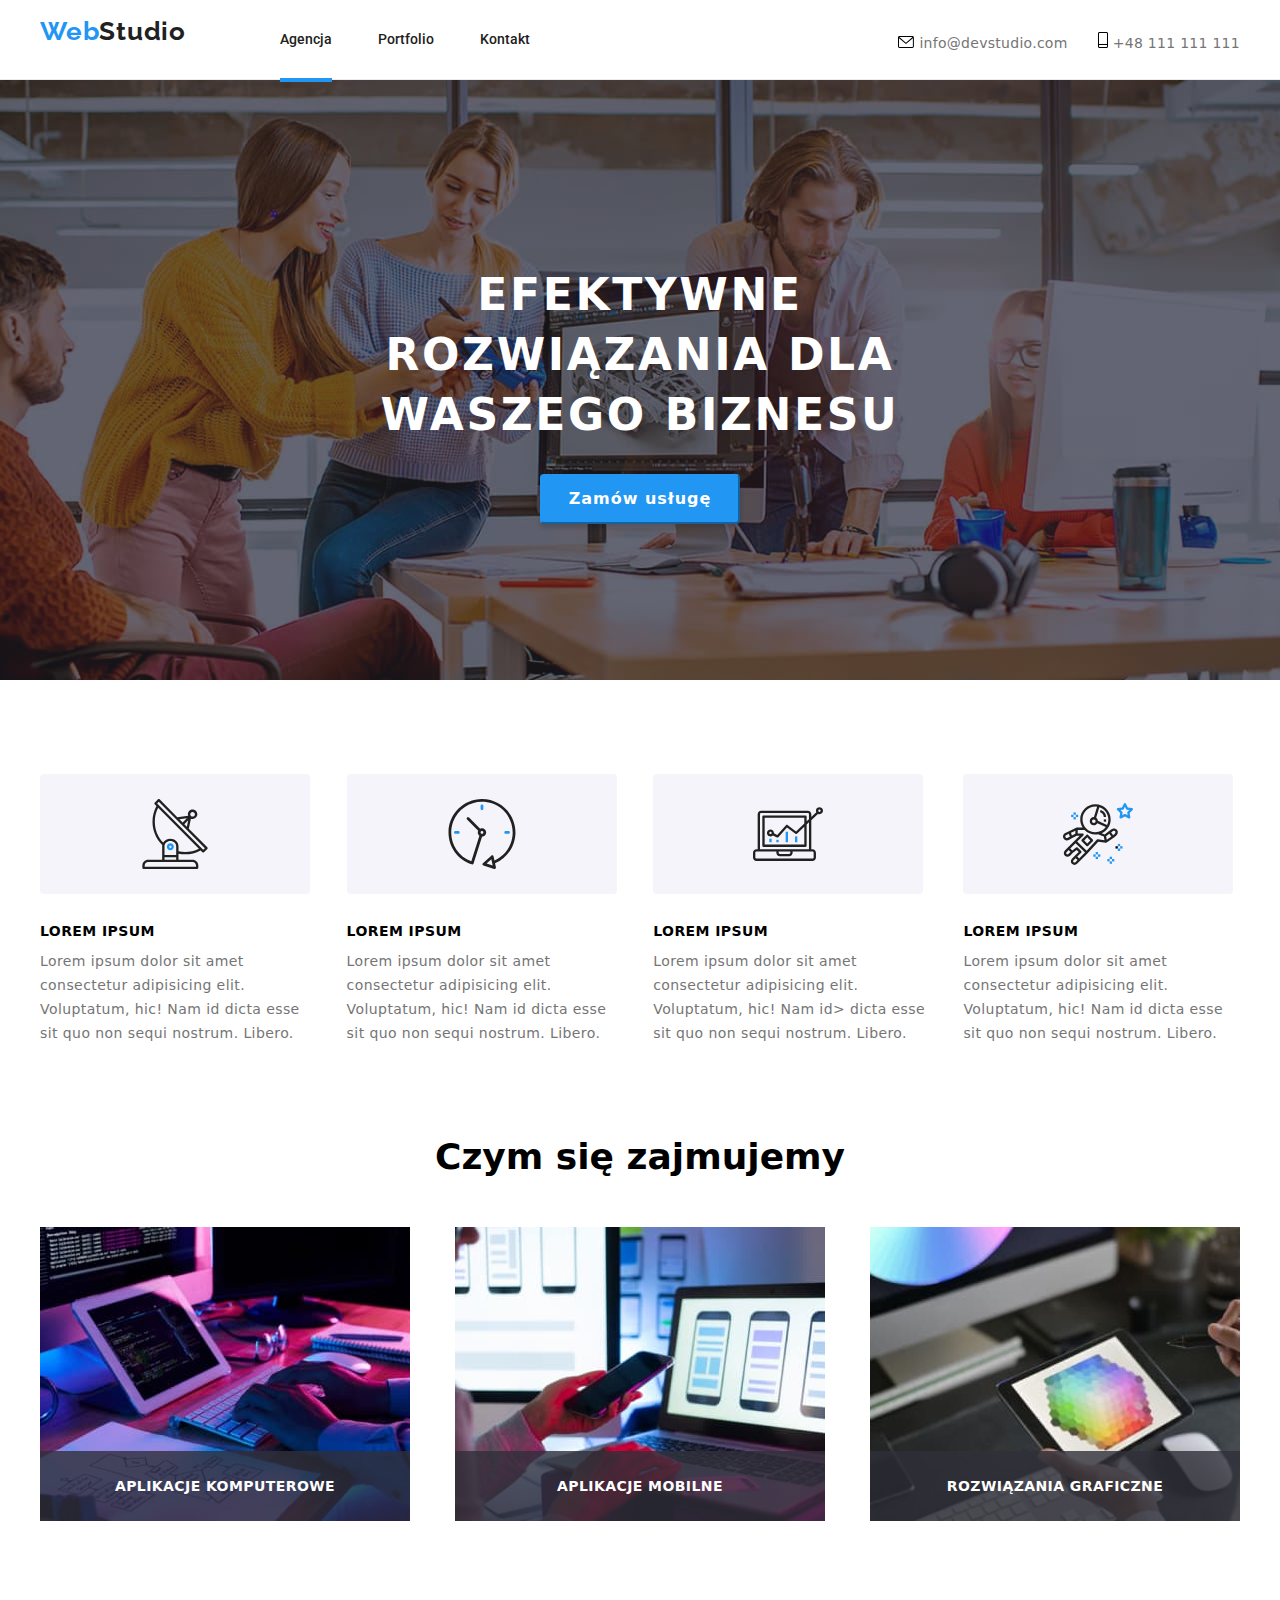
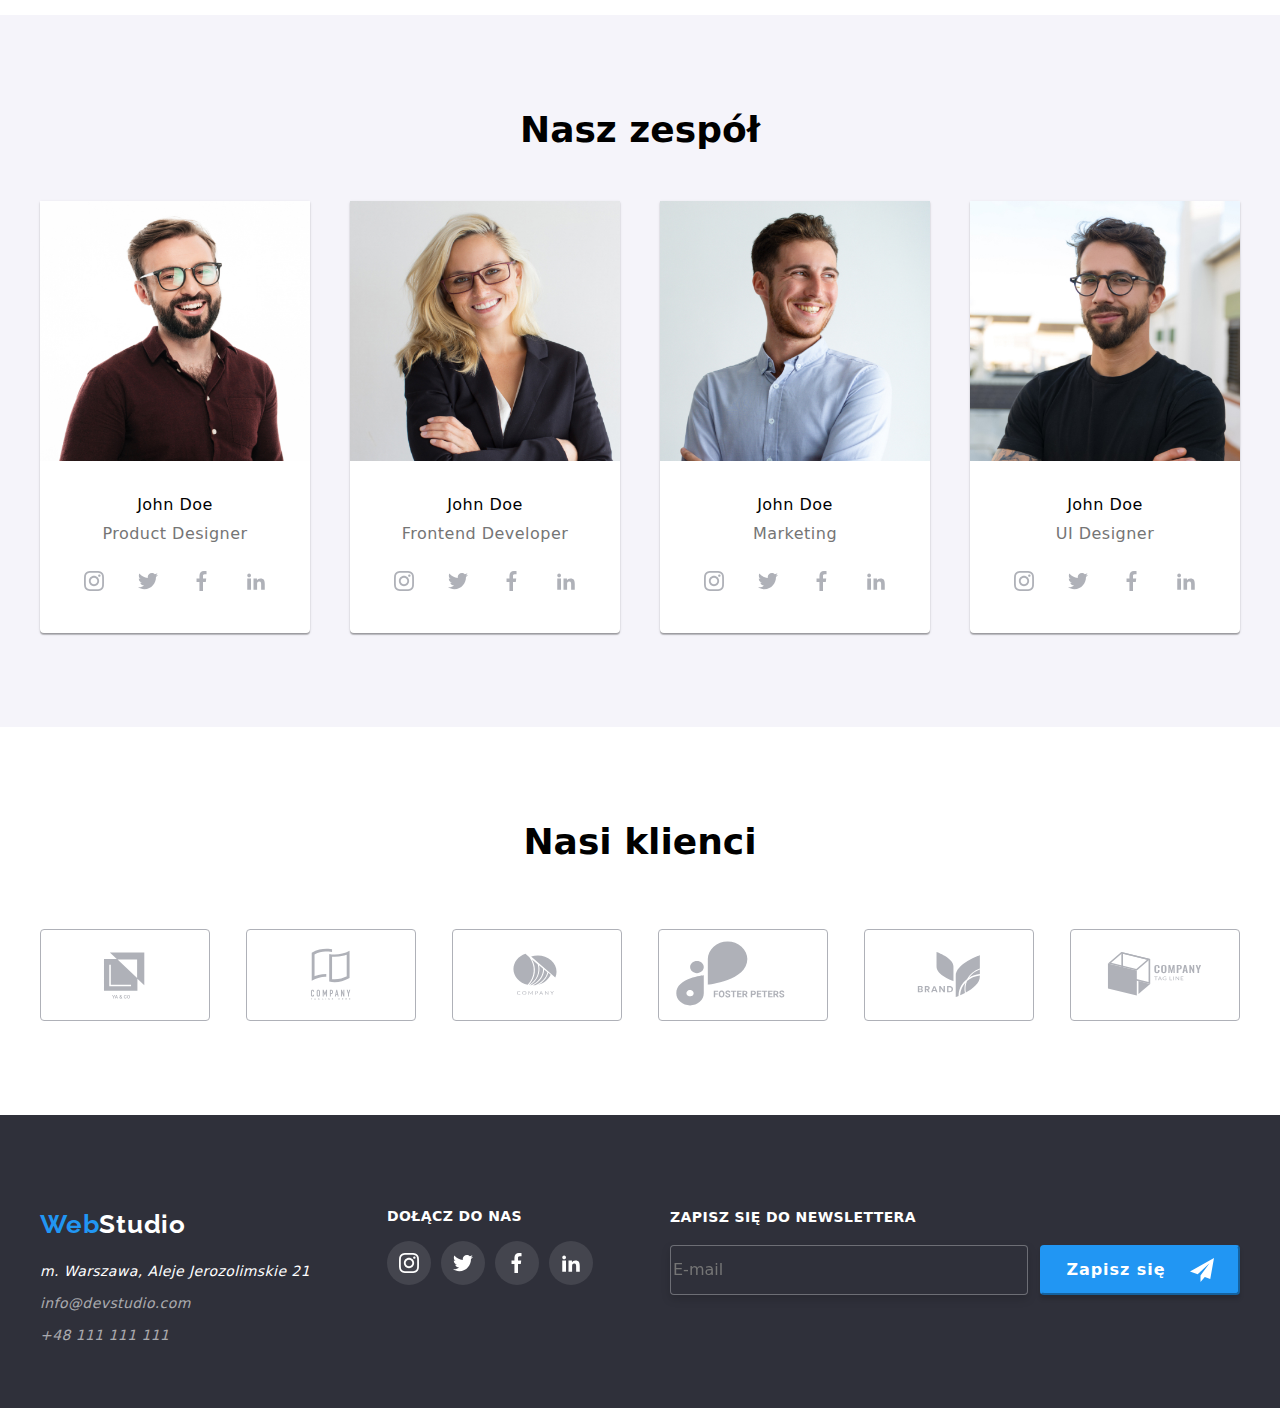
<file: index.html>
<!DOCTYPE html>
<html lang="en">

<head>
  <meta charset="UTF-8" />
  <meta name="viewport" content="width=device-width, initial-scale=1.0" />
  <title>Studio</title>
  <link rel="stylesheet" href="css/modern-normalize.css" />
  <link rel="stylesheet" href="./css/main.min.css" />
  <link href="https://fonts.googleapis.com/css2?family=Roboto&display=swap" rel="stylesheet" />
  <link href="https://fonts.googleapis.com/css2?family=Raleway:wght@700&family=Roboto&display=swap" rel="stylesheet" />
</head>

<body>

  <header class="header">
    <div class="container">
      <div class="header__box">
        <div class="header__menu">
          <a href="/" class="logo"><span style="color: #2196f3">Web</span>Studio</a>

          <nav class="header__navigation">
            <ul class="header__list">
              <li>
                <a href="index.html" class="header__link here">Agencja</a>
              </li>
              <li>
                <a href="portfolio.html" class="header__link">Portfolio</a>
              </li>
              <li><a href="index.html#contact" class="header__link">Kontakt</a></li>
            </ul>
          </nav>
        </div>
        <div class="header__contacts">
          <div class="header__mail">
            <svg class="header__mail-icon">
              <use href="./images/svg/icons.svg#icon-mail"></use>
            </svg>
            <a class="header__contact" href="mailto:info@devstudio.com">info@devstudio.com
            </a>
          </div>
          <div class="header__phone">
            <svg class="header__phone-icon">
              <use href="./images/svg/icons.svg#icon-phone"></use>
            </svg>
            <a class="header__contact" href="tel:+48111111111">+48 111 111 111</a>
          </div>
        </div>
        <div class="mobile-menu">
          <button class="mobile-menu__button" type="button" data-mobile-open>
            <svg class="mobile-menu__icon">
              <use href="./images/mobile/mobile-menu.svg#icon-mobile-menu"></use>

            </svg>
          </button>
        </div>
      </div>
    </div>

    <!--    MOBILE MENU    -->
    <div class="mobile is-hidden" data-mobile>
      <div class="container mobile__modal">
        <button class="mobile__btn" type="button" data-mobile-close>
          <svg class="mobile__icon">
            <use href="./images/mobile/mobile-menu.svg#icon-mobile-icon"></use>
          </svg>
        </button>
        <div class="mobile__menu">
          <nav class="mobile__navigation">
            <ul class="mobile__list">
              <li>
                <a href="index.html" class="mobile__link ">Agencja</a>
              </li>
              <li>
                <a href="portfolio.html" class="mobile__link">Portfolio</a>
              </li>
              <li><a href="" class="mobile__link">Kontakt</a></li>
            </ul>
          </nav>
          <div class="mobile__contacts">
            <div class="mobile__phone">
              <a class="mobile__phone" href="tel:+48111111111">+48 111 111 111</a>
            </div>
            <div class="mobile__mail">
              <a class="mobile__mail" href="mailto:info@devstudio.com">info@devstudio.com
              </a>
            </div>
            <ul class="mobile__socials">
              <li class="mobile__insta-box mobile__social">
                <a href="" class="mobile__insta">Instagram</a>
              </li>
              <li class="mobile__social">
                <a href="" class="mobile__twitter">Twitter</a>
              </li>
              <li class="mobile__social">
                <a href="" class="mobile__fb">Facebook</a>
              </li>
              <li class="mobile__social ">
                <a href="" class="mobile__linkedin">LinkedIn</a>
              </li>
            </ul>
          </div>
        </div>
      </div>
    </div>
  </header>

  <!--    MAIN    -->

  <main>
    <section class="headline">
      <div class="container headline__box">
        <h1 class="headline__title">EFEKTYWNE ROZWIĄZANIA DLA WASZEGO BIZNESU</h1>
        <button type="button" class="button" data-modal-open>
          Zamów usługę
        </button>
      </div>
    </section>

    <!-- <h2>Nasze atuty</h2> -->

    <section class="section">
      <div class="container">
        <ul class="section__list strength">
          <li class="strength__item">
            <div class="strength__box">
              <svg class="strength__icon">
                <use href="./images/svg/icons.svg#icon-antenna"></use>
              </svg>
            </div>
            <h3 class="strength__title">Lorem ipsum</h3>
            <p class="strength__element">
              Lorem ipsum dolor sit amet consectetur adipisicing elit.
              Voluptatum, hic! Nam id dicta esse sit quo non sequi nostrum.
              Libero.
            </p>
          </li>
          <li class="strength__item">
            <div class="strength__box">
              <svg class="strength__icon">
                <use href="./images/svg/icons.svg#icon-clock"></use>
              </svg>
            </div>
            <h3 class="strength__title">Lorem ipsum</h3>
            <p class="strength__element">
              Lorem ipsum dolor sit amet consectetur adipisicing elit.
              Voluptatum, hic! Nam id dicta esse sit quo non sequi nostrum.
              Libero.
            </p>
          </li>
          <li class="strength__item">
            <div class="strength__box">
              <svg class="strength__icon">
                <use href="./images/svg/icons.svg#icon-diagram"></use>
              </svg>
            </div>
            <h3 class="strength__title">Lorem ipsum</h3>
            <p class="strength__element">
              Lorem ipsum dolor sit amet consectetur adipisicing elit.
              Voluptatum, hic! Nam id> dicta esse sit quo non sequi nostrum.
              Libero.
            </p>
          </li>
          <li class="strength__item">
            <div class="strength__box">
              <svg class="strength__icon">
                <use href="./images/svg/icons.svg#icon-astronaut"></use>
              </svg>
            </div>
            <h3 class="strength__title">Lorem ipsum</h3>
            <p class="strength__element">
              Lorem ipsum dolor sit amet consectetur adipisicing elit.
              Voluptatum, hic! Nam id dicta esse sit quo non sequi nostrum.
              Libero.
            </p>
          </li>
        </ul>
      </div>
    </section>

    <!-- CZYM SIĘ ZAJMUJEMY -->

    <section class="section">
      <div class="container task">
        <h2 class="section__title">Czym się zajmujemy</h2>

        <ul class="section__list task__list">
          <li class="task__item">
            <img src="./images/task/img0.jpg" srcset="./images/task/img@2x.jpg 2x" alt="Projektowanie stron" width="370" height="294"
              class="task__img" />
            <p class="task__label">APLIKACJE KOMPUTEROWE</p>
          </li>
          <li class="task__item">
            <img src="./images/task/img1.jpg" srcset="./images/task/img1@2x.jpg 2x" alt="Projektowanie aplikacji mobilnych" width="370" height="294"
              class="task__img" />
            <p class="task__label">APLIKACJE MOBILNE</p>
          </li>
          <li class="task__item">
            <img src="./images/task/img2.jpg" srcset="./images/task/img2@2x.jpg 2x" alt="Tworzenie designu stron" width="370" height="294"
              class="task__img" />
            <p class="task__label">ROZWIĄZANIA GRAFICZNE</p>
          </li>
        </ul>

      </div>
    </section>

    <!-- TEAM-->

    <section class="section section--grey">
      <div class="container">
        <h2 class=" section__title">Nasz zespół</h2>
        <ul class="section__list team">
          <li class="team__list">
            <div class="team__worker">
              <img src="./images/mobile/img.jpg" srcset="./images/mobile/img@2x.jpg 2x" alt="John Doe"
                class="team__img" />
              <h3 class="team__name">John Doe</h3>
              <p class="team__profession">Product Designer</p>
              <ul class="social">
                <li class="social__item">
                  <a class="social__link" href="#">
                    <svg class="social__icon">
                      <use href="./images/svg/icons.svg#icon-instagram"></use>
                    </svg>
                  </a>
                </li>
                <li class="social__item">
                  <a class="social__link" href="#">
                    <svg class="social__icon">
                      <use href="./images/svg/icons.svg#icon-twitter"></use>
                    </svg>
                  </a>
                </li>
                <li class="social__item">
                  <a class="social__link" href="#">
                    <svg class="social__icon">
                      <use href="./images/svg/icons.svg#icon-facebook"></use>
                    </svg>
                  </a>
                </li>
                <li class="social__item">
                  <a class="social__link" href="#">
                    <svg class="social__icon">
                      <use href="./images/svg/icons.svg#icon-linkedin"></use>
                    </svg>
                  </a>
                </li>
              </ul>
            </div>
          </li>
          <li class="team__list">
            <div class="team__worker">
              <img src="./images/mobile/img(1).jpg" srcset="./images/mobile/img(1)@2x.jpg 2x" alt="John Doe"
                class="team__img" />
              <h3 class="team__name">John Doe</h3>
              <p class="team__profession">Frontend Developer</p>
              <ul class="social">
                <li class="social__item">
                  <a class="social__link" href="#">
                    <svg class="social__icon">
                      <use href="./images/svg/icons.svg#icon-instagram"></use>
                    </svg>
                  </a>
                </li>
                <li class="social__item">
                  <a class="social__link" href="#">
                    <svg class="social__icon">
                      <use href="./images/svg/icons.svg#icon-twitter"></use>
                    </svg>
                  </a>
                </li>
                <li class="social__item">
                  <a class="social__link" href="#">
                    <svg class="social__icon">
                      <use href="./images/svg/icons.svg#icon-facebook"></use>
                    </svg>
                  </a>
                </li>
                <li class="social__item">
                  <a class="social__link" href="#">
                    <svg class="social__icon">
                      <use href="./images/svg/icons.svg#icon-linkedin"></use>
                    </svg>
                  </a>
                </li>
              </ul>
            </div>
          </li>
          <li class="team__list">
            <div class="team__worker">
              <img src="./images/mobile/img(2).jpg" srcset="./images/mobile/img(2)@2x.jpg 2x" alt="John Doe"
                class="team__img" />
              <h3 class="team__name">John Doe</h3>
              <p class="team__profession">Marketing</p>
              <ul class="social">
                <li class="social__item">
                  <a class="social__link" href="#">
                    <svg class="social__icon">
                      <use href="./images/svg/icons.svg#icon-instagram"></use>
                    </svg>
                  </a>
                </li>
                <li class="social__item">
                  <a class="social__link" href="#">
                    <svg class="social__icon">
                      <use href="./images/svg/icons.svg#icon-twitter"></use>
                    </svg>
                  </a>
                </li>
                <li class="social__item">
                  <a class="social__link" href="#">
                    <svg class="social__icon">
                      <use href="./images/svg/icons.svg#icon-facebook"></use>
                    </svg>
                  </a>
                </li>
                <li class="social__item">
                  <a class="social__link" href="#">
                    <svg class="social__icon">
                      <use href="./images/svg/icons.svg#icon-linkedin"></use>
                    </svg>
                  </a>
                </li>
              </ul>
            </div>
          </li>
          <li class="team__list">
            <div class="team__worker">
              <img src="./images/mobile/img(3).jpg" srcset="./images/mobile/img(3)@2x.jpg 2x" alt="John Doe"
                class="team__img" />
              <h3 class="team__name">John Doe</h3>
              <p class="team__profession">UI Designer</p>
              <ul class="social">
                <li class="social__item">
                  <a class="social__link" href="#">
                    <svg class="social__icon">
                      <use href="./images/svg/icons.svg#icon-instagram"></use>
                    </svg>
                  </a>
                </li>
                <li class="social__item">
                  <a class="social__link" href="#">
                    <svg class="social__icon">
                      <use href="./images/svg/icons.svg#icon-twitter"></use>
                    </svg>
                  </a>
                </li>
                <li class="social__item">
                  <a class="social__link" href="#">
                    <svg class="social__icon">
                      <use href="./images/svg/icons.svg#icon-facebook"></use>
                    </svg>
                  </a>
                </li>
                <li class="social__item">
                  <a class="social__link" href="#">
                    <svg class="social__icon">
                      <use href="./images/svg/icons.svg#icon-linkedin"></use>
                    </svg>
                  </a>
                </li>
              </ul>
            </div>
          </li>
        </ul>
      </div>
    </section>

    <!--    CUSTOMERS    -->

    <section class="section">
      <div class="container customer">
        <h2 class="section__title">Nasi klienci</h2>
        <ul class="customer__list">
          <li class="customer__item">
            <div class="customer__logo">
              <svg class="customer__icon">
                <use href="./images/svg/icons.svg#icon-Logo"></use>
              </svg>
            </div>
          </li>
          <li class="customer__item">
            <div class="customer__logo">
              <svg class="customer__icon">
                <use href="./images/svg/icons.svg#icon-Logo1"></use>
              </svg>
            </div>
          </li>
          <li class="customer__item">
            <div class="customer__logo">
              <svg class="customer__icon">
                <use href="./images/svg/icons.svg#icon-Logo2"></use>
              </svg>
            </div>
          </li>
          <li class="customer__item">
            <div class="customer__logo">
              <svg class="customer-__icon">
                <use href="./images/svg/icons.svg#icon-Logo3"></use>
              </svg>
            </div>
          </li>
          <li class="customer__item">
            <div class="customer__logo">
              <svg class="customer__icon">
                <use href="./images/svg/icons.svg#icon-Logo4"></use>
              </svg>
            </div>
          </li>
          <li class="customer__item">
            <div class="customer__logo">
              <svg class="customer__icon">
                <use href="./images/svg/icons.svg#icon-Logo5"></use>
              </svg>
            </div>
          </li>
        </ul>
      </div>
    </section>
  </main>

  <!--    FOOTER    -->

  <footer class="section section--dark">
    <div class="container container--dark">
      <div class="footer">
        <a href="/" class="logo logo--bg-dark"><span style="color: #2196f3">Web</span>Studio</a>
        <address class="footer__address" id="contact">
          <p class="footer__paragraf">m. Warszawa, Aleje Jerozolimskie 21</p>
          <p class="footer__paragraf">
            <a href="mailto:info@devstudio.com" class="footer__mail">info@devstudio.com</a>
          </p>
          <p class="footer__paragraf">
            <a href="tel:+48111111111" class="footer__phone">+48 111 111 111</a>
          </p>
        </address>
      </div>
      <div class="social__footer">
        <h3 class="social-title">DOŁĄCZ DO NAS</h3>
        <ul class="social">
          <li class="social__item">
            <a class="social__link social__link--dark" href="#">
              <svg class="social__icon">
                <use href="./images/svg/icons.svg#icon-instagram"></use>
              </svg>
            </a>
          </li>
          <li class="social__item">
            <a class="social__link social__link--dark" href="#">
              <svg class="social__icon">
                <use href="./images/svg/icons.svg#icon-twitter"></use>
              </svg>
            </a>
          </li>
          <li class="social__item">
            <a class="social__link social__link--dark" href="#">
              <svg class="social__icon">
                <use href="./images/svg/icons.svg#icon-facebook"></use>
              </svg>
            </a>
          </li>
          <li class="social__item">

            <a class="social__link social__link--dark" href="#">
              <svg class="social__icon">
                <use href="./images/svg/icons.svg#icon-linkedin"></use>
              </svg>
            </a>
          </li>
        </ul>
      </div>


      <div class="send">
        <form class="send__form">
          <label for="user_email" class="send__title">Zapisz się do newslettera</label>
          <div class="send__box">
            <input class="send__input" type="email" name="email" id="user_email" placeholder="E-mail" />
            <button type="submit" class="button">
              Zapisz się
              <svg class="send__icon">
                <use href="./images/svg/send.svg#icon-send"></use>
              </svg>
            </button>
          </div>
        </form>
      </div>
    </div>
  </footer>


  <!-- OKNO MODALNE-->

  <div class="backdrop is-hidden" data-modal>
    <div class="modal">
      <button class="modal__close-btn" type="button" data-modal-close>
        <svg class="modal__icon">
          <use href="./images/svg/close-icon.svg#icon-close"></use>
        </svg>
      </button>
      <div>
        <form class="form">
          <p class="form__tittle">Zostaw swoje dane w formularzu poniżej</p>
          <label class="form__item">Imie
            <input class="form__input" type="text" name="username" id="user_name" required />

            <svg class=" form__icon--person">
              <use href="./images/svg/person.svg#icon-person"></use>
            </svg>
          </label>
          <label class="form__item">Telefon
            <input class="form__input" type="tel" name="userphone" id="user_phone" required />
            <svg class="form__icon--tele">
              <use href="./images/svg/telephone.svg#icon-telephone"></use>
            </svg>
          </label>
          <label class="form__item">Email
            <input class="form__input" type="email" name="useremail" id="user_mail" required /> <svg
              class=" form__icon--mail">
              <use href="./images/svg/mail.svg#icon-email"></use>
            </svg>
          </label>
          <label class="form__item">Komentarz
            <textarea class="form__textarea" name="coment" placeholder="Wprowadź tekst" rows="5" required></textarea>
          </label>
          <label class="form__policy">
            <input class="form__policy" type="checkbox" name="policy" value="policy" required />
            Oświadczam iż akceptuję <a href="#">Regulamin</a> i
            <a href="#">Politykę Prywatności</a>.
          </label>
          <button type="submit" class="button">Wyślij</button>
        </form>
      </div>
    </div>
  </div>
  <script src="./js/modal.js"></script>
  <script src="./js/mobile-menu.js"></script>
</body>

</html>
</file>
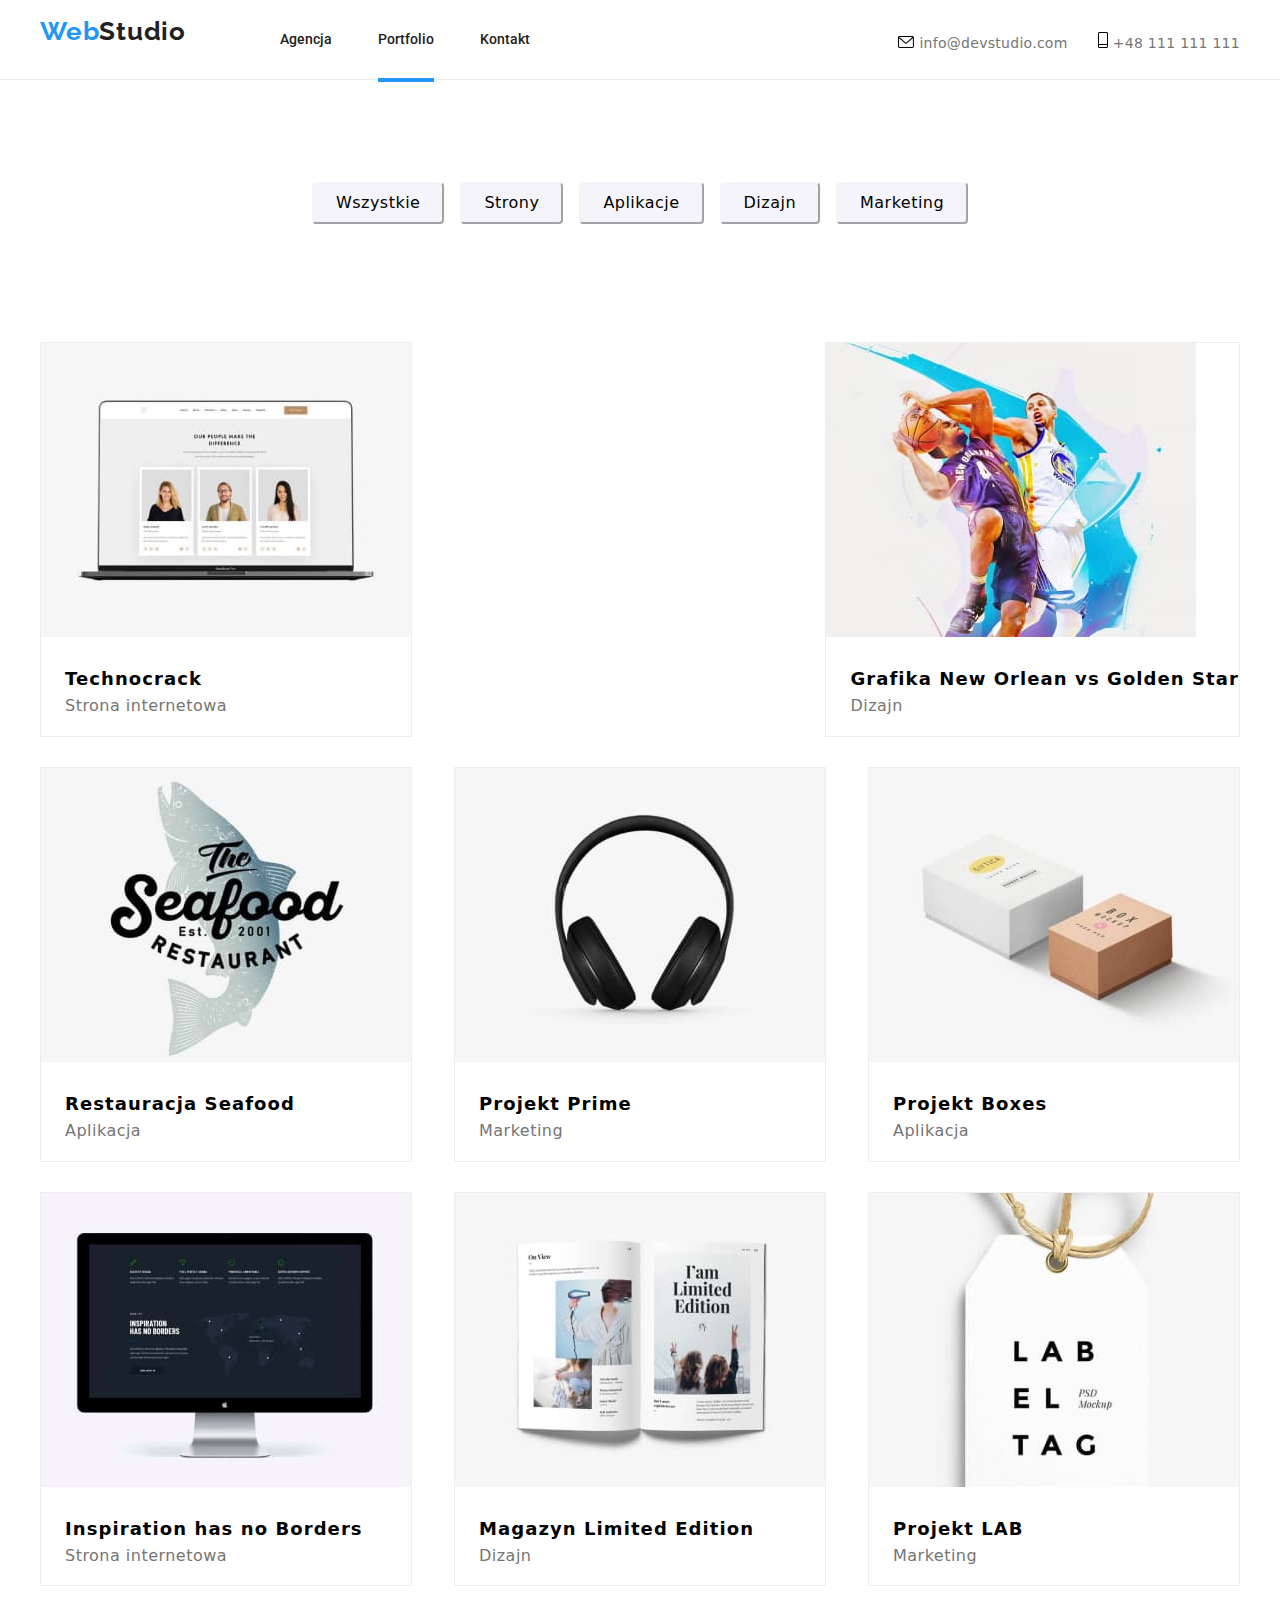
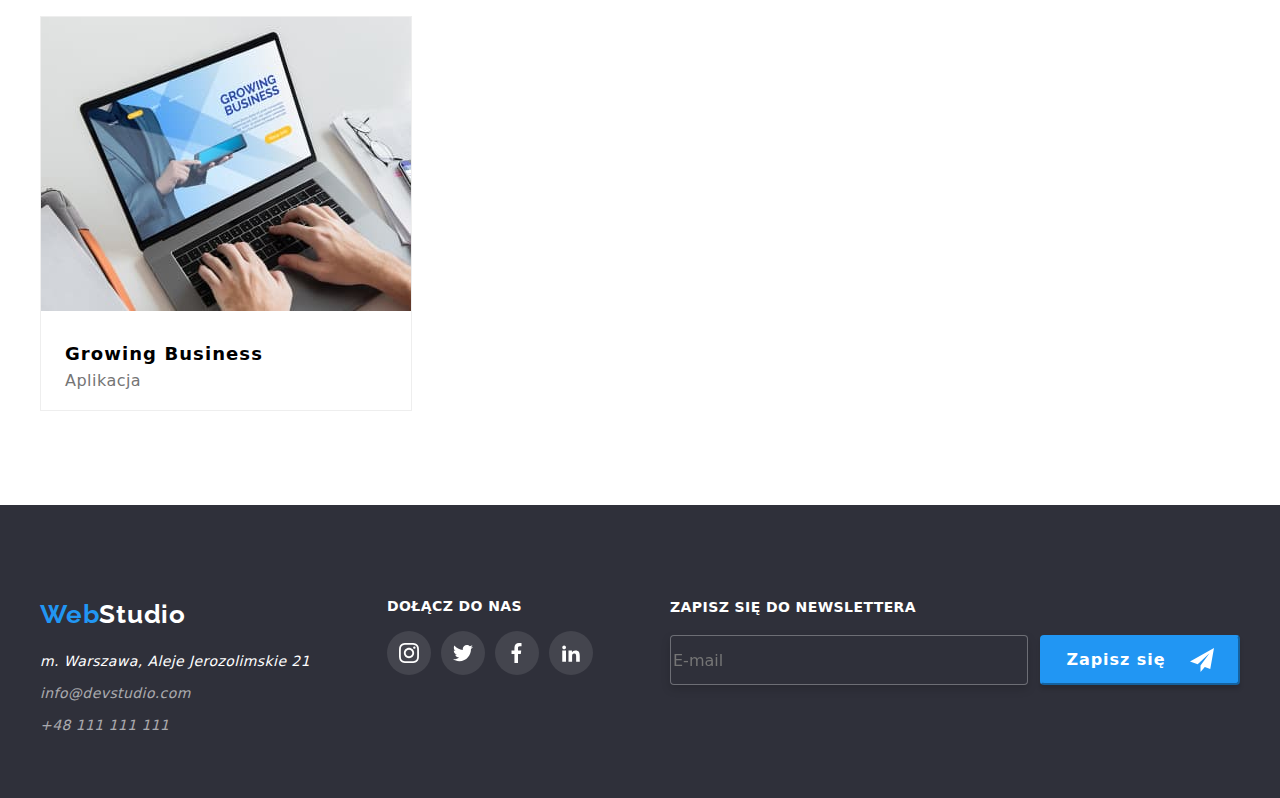
<file: portfolio.html>
<!DOCTYPE html>
<html lang="en">

<head>
  <meta charset="UTF-8" />
  <meta name="viewport" content="width=device-width, initial-scale=1.0" />
  <title>Studio</title>
  <link rel="stylesheet" href="css/modern-normalize.css" />
  <link rel="stylesheet" href="./css/main.min.css" />
  <link href="https://fonts.googleapis.com/css2?family=Roboto&display=swap" rel="stylesheet" />
  <link href="https://fonts.googleapis.com/css2?family=Raleway:wght@700&family=Roboto&display=swap" rel="stylesheet" />
</head>

<body>

  <header class="header">
    <div class="container">
      <div class="header__box">
        <div class="header__menu">
          <a href="/" class="logo"><span style="color: #2196f3">Web</span>Studio</a>

          <nav class="header__navigation">
            <ul class="header__list">
              <li>
                <a href="index.html" class="header__link">Agencja</a>
              </li>
              <li>
                <a href="portfolio.html" class="header__link here">Portfolio</a>
              </li>
              <li><a href="" class="header__link">Kontakt</a></li>
            </ul>
          </nav>
        </div>
        <div class="header__contacts">
          <div class="header__mail">
            <svg class="header__mail-icon">
              <use href="./images/svg/icons.svg#icon-mail"></use>
            </svg>
            <a class="header__contact" href="mailto:info@devstudio.com">info@devstudio.com
            </a>
          </div>
          <div class="header__phone">
            <svg class="header__phone-icon">
              <use href="./images/svg/icons.svg#icon-phone"></use>
            </svg>
            <a class="header__contact" href="tel:+48111111111">+48 111 111 111</a>
          </div>
        </div>

<!--    MOBILE MENU    -->

        <div class="mobile-menu">
          <button class="mobile-menu__button" type="button" data-mobile-open>
            <svg class="mobile-menu__icon">
              <use href="./images/mobile/mobile-menu.svg#icon-mobile-menu"></use>

            </svg>
          </button>
        </div>
      </div>
    </div>
    <div class="mobile is-hidden" data-mobile>
      <div class="container mobile__modal">
        <button class="mobile__btn" type="button" data-mobile-close>
          <svg class="mobile__icon">
            <use href="./images/mobile/mobile-menu.svg#icon-mobile-icon"></use>
          </svg>
        </button>
        <div class="mobile__menu">
          <nav class="mobile__navigation">
            <ul class="mobile__list">
              <li>
                <a href="index.html" class="mobile__link ">Agencja</a>
              </li>
              <li>
                <a href="portfolio.html" class="mobile__link">Portfolio</a>
              </li>
              <li><a href="" class="mobile__link">Kontakt</a></li>
            </ul>
          </nav>
          <div class="mobile__contacts">
            <div class="mobile__phone">
              <a class="mobile__phone" href="tel:+48111111111">+48 111 111 111</a>
            </div>
            <div class="mobile__mail">
              <a class="mobile__mail" href="mailto:info@devstudio.com">info@devstudio.com
              </a>
            </div>
            <ul class="mobile__socials">
              <li class="mobile__insta-box mobile__social">
                <a href="" class="mobile__insta">Instagram</a>
              </li>
              <li class="mobile__social">
                <a href="" class="mobile__twitter">Twitter</a>
              </li>
              <li class="mobile__social">
                <a href="" class="mobile__fb">Facebook</a>
              </li>
              <li class="mobile__social ">
                <a href="" class="mobile__linkedin">LinkedIn</a>
              </li>
            </ul>
          </div>
        </div>
      </div>
    </div>
  </header>

  <main>
    <!-- MENU -->

    <section class="section">
      <div class="container">
        <ul class="filter">
          <li class="filter__item">
            <button type="button" class="filter__btn">Wszystkie</button>
          </li>
          <li class="filter__item">
            <button type="button" class="filter__btn">Strony</button>
          </li>
          <li class="filter__item">
            <button type="button" class="filter__btn">Aplikacje</button>
          </li>
          <li class="filter__item">
            <button type="button" class="filter__btn">Dizajn</button>
          </li>
          <li class="filter__item">
            <button type="button" class="filter__btn">Marketing</button>
          </li>
        </ul>
      </div>
    </section>

    <!-- PROJECTS -->

    <section class="section section--blok">
      <div class="container">
        <ul class="project">
          <li class="project__item">
            <img src="./images/portfolio/project1.jpg" srcset="./images/portfolio/portfolio1@2x.jpg 2x" alt="technocrack" class="project__img" />
            <div class="project__overlay">
              <p>
                Technocrack jest popularną platformą wykorzystywaną do
                rozpowszechniania koronawirusa. Firmy wykorzystują tę
                platformę do celów szpiegowskich i ataków na niezabezpieczone
                serwery konkurencji
              </p>
            </div>
            <div class="project__title">Technocrack</div>
            <a href="#" class="project__link">Strona internetowa</a>
          </li>
          <li class="project__item">
            <img src="./images/portfolio/project2.jpg" srcset="./images/portfolio/portfolio2@2x.jpg 2x" alt="Grafika New Orlean vs Golden Star" class="project__img" />
            <div class="project__overlay">
              <p>
                Lorem ipsum dolor sit amet consectetur adipisicing elit.
                Voluptatum, hic! Nam id dicta esse sit quo non sequi nostrum.
              </p>
            </div>
            <div class="project__title">
              Grafika New Orlean vs Golden Star
            </div>
            <a href="#" class="project__link">Dizajn</a>
          </li>
          <li class="project__item">
            <img src="./images/portfolio/project3.jpg" srcset="./images/portfolio/portfolio3@2x.jpg 2x" alt="Restauracja Seafood" class="project__img" />
            <div class="project__overlay">
              <p>
                Lorem ipsum dolor sit amet consectetur adipisicing elit.
                Voluptatum, hic! Nam id dicta esse sit quo non sequi nostrum.
              </p>
            </div>
            <div class="project__title">Restauracja Seafood</div>
            <a href="#" class="project__link">Aplikacja</a>
          </li>
          <li class="project__item">
            <img src="./images/portfolio/project4.jpg" srcset="./images/portfolio/portfolio4@2x.jpg 2x" alt="Projekt Prime" class="project__img" />
            <div class="project__overlay">
              <p>
                Lorem ipsum dolor sit amet consectetur adipisicing elit.
                Voluptatum, hic! Nam id dicta esse sit quo non sequi nostrum.
              </p>
            </div>
            <div class="project__title">Projekt Prime</div>
            <a href="#" class="project__link">Marketing</a>
          </li>
          <li class="project__item">
            <img src="./images/portfolio/project5.jpg" srcset="./images/portfolio/portfolio5@2x.jpg 2x" alt="Projekt Boxes" class="project__img" />
            <div class="project__overlay">
              <p>
                Lorem ipsum dolor sit amet consectetur adipisicing elit.
                Voluptatum, hic! Nam id dicta esse sit quo non sequi nostrum.
              </p>
            </div>
            <div class="project__title">Projekt Boxes</div>
            <a href="#" class="project__link">Aplikacja</a>
          </li>
          <li class="project__item">
            <img src="./images/portfolio/project6.jpg" srcset="./images/portfolio/portfolio6@2x.jpg 2x" alt="Inspiration has no Borders" class="project__img" />
            <div class="project__overlay">
              <p>
                Lorem ipsum dolor sit amet consectetur adipisicing elit.
                Voluptatum, hic! Nam id dicta esse sit quo non sequi nostrum.
              </p>
            </div>
            <div class="project__title">Inspiration has no Borders</div>
            <a href="#" class="project__link">Strona internetowa</a>
          </li>
          <li class="project__item">
            <img src="./images/portfolio/project7.jpg" srcset="./images/portfolio/portfolio7@2x.jpg 2x" alt="Magazyn Limited Edition" class="project__img" />
            <div class="project__overlay">
              <p>
                Lorem ipsum dolor sit amet consectetur adipisicing elit.
                Voluptatum, hic! Nam id dicta esse sit quo non sequi nostrum.
              </p>
            </div>
            <div class="project__title">Magazyn Limited Edition</div>
            <a href="#" class="project__link">Dizajn</a>
          </li>
          <li class="project__item">
            <img src="./images/portfolio/project8.jpg" srcset="./images/portfolio/portfolio8@2x.jpg 2x" alt="Projekt LAB" class="project__img" />
            <div class="project__overlay">
              <p>
                Lorem ipsum dolor sit amet consectetur adipisicing elit.
                Voluptatum, hic! Nam id dicta esse sit quo non sequi nostrum.
              </p>
            </div>
            <div class="project__title">Projekt LAB</div>
            <a href="#" class="project__link">Marketing</a>
          </li>
          <li class="project__item">
            <img src="./images/portfolio/project9.jpg" srcset="./images/portfolio/portfolio9@2x.jpg 2x" alt="Growing Business" class="project__img" />
            <div class="project__overlay">
              <p>
                Lorem ipsum dolor sit amet consectetur adipisicing elit.
                Voluptatum, hic! Nam id dicta esse sit quo non sequi nostrum.
              </p>
            </div>
            <div class="project__title">Growing Business</div>
            <a href="#" class="project__link">Aplikacja</a>
          </li>
        </ul>
      </div>
    </section>
  </main>

  <!--    FOOTER    -->

  <footer class="section section--dark">
    <div class="container container--dark">
      <div class="footer">
        <a href="/" class="logo logo--bg-dark"><span style="color: #2196f3">Web</span>Studio</a>
        <address class="footer__address">
          <p class="footer__paragraf">m. Warszawa, Aleje Jerozolimskie 21</p>
          <p class="footer__paragraf">
            <a href="mailto:info@devstudio.com" class="footer__mail">info@devstudio.com</a>
          </p>
          <p class="footer__paragraf">
            <a href="tel:+48111111111" class="footer__phone">+48 111 111 111</a>
          </p>
        </address>
      </div>
      <div class="social__footer">
        <h3 class="social-title">DOŁĄCZ DO NAS</h3>
        <ul class="social">
          <li class="social__item">
            <a class="social__link social__link--dark" href="#">
              <svg class="social__icon">
                <use href="./images/svg/icons.svg#icon-instagram"></use>
              </svg>
            </a>
          </li>
          <li class="social__item">
            <a class="social__link social__link--dark" href="#">
              <svg class="social__icon">
                <use href="./images/svg/icons.svg#icon-twitter"></use>
              </svg>
            </a>
          </li>
          <li class="social__item">
            <a class="social__link social__link--dark" href="#">
              <svg class="social__icon">
                <use href="./images/svg/icons.svg#icon-facebook"></use>
              </svg>
            </a>
          </li>
          <li class="social__item">

            <a class="social__link social__link--dark" href="#">
              <svg class="social__icon">
                <use href="./images/svg/icons.svg#icon-linkedin"></use>
              </svg>
            </a>
          </li>
        </ul>
      </div>


      <div class="send">
        <form class="send__form">
          <label for="user_email" class="send__title">Zapisz się do newslettera</label>
          <div class="send__box">
            <input class="send__input" type="email" name="email" id="user_email" placeholder="E-mail" />
            <button type="submit" class="button">
              Zapisz się
              <svg class="send__icon">
                <use href="./images/svg/send.svg#icon-send"></use>
              </svg>
            </button>
          </div>
        </form>
      </div>
    </div>
  </footer>
  <script src="./js/mobile-menu.js"></script>
</body>

</html>
</file>
<file: css/main.min.css>
:root{--colorLight: #fff;--colorGrey: #f5f4fa;--colorDark: #2f303a;--blueColor: #2196f3;--bgLightGrey: rgba(47, 48, 58, 0.8);--bgLightOpacity: rgba(255, 255, 255, 0.1);--bgGradientGrey: rgba(47, 48, 58, 0.4);--bgProject:rgba(33, 150, 243, 0.9);--bgBackDrop: rgba(0, 0, 0, 0.2);--borderLight: #ececec;--borderGrey: #afb1b8;--borderSend: rgba(255, 255, 255, 0.3);--borderForm: rgba(33, 33, 33, 0.2);--borderProject: #eee;--borderCloseBtn: rgba(0,0,0,0.1);--boxShadowFilter2: rgba(0, 0, 0, 0.08);--fontDeepDark: #212121;--fontGrey: #757575;--fontOpacity: rgba(33, 150, 243, 0.6);--fontLight: rgba(255, 255, 255, 0.6);--fillGrey: #AFB1B8;--dropShadow: rgba(0, 0, 0, 0.15);--boxShadow1: rgba(0, 0, 0, 0.12);--boxShadow2: rgba(0, 0, 0, 0.06);--boxShadow3: rgba(0, 0, 0, 0.16);--boxShadow4: rgba(0,0,0,0.14);--fontPaceHolder: rgba(117, 117, 117, 0.5);--fontCode: #2a2a2a;--primary: roboto;--secondary: raleway}.container{width:100%;padding:0 15px;margin:0px auto}.container--dark{display:flex;justify-content:space-around}@media screen and (max-width: 767px){.container{max-width:480px}.container--dark{flex-direction:column}}@media screen and (min-width: 768px)and (max-width: 1199px){.container{max-width:768px}.container--dark{align-items:baseline;flex-wrap:wrap;gap:60px}}@media screen and (min-width: 1200px){.container{width:1200px;padding:0}.container--dark{justify-content:space-between}}body{overflow-x:hidden}::-webkit-scrollbar{display:none}.section--grey{background-color:var(--colorGrey);width:auto}.section--dark{background-color:var(--colorDark);margin-top:94px;padding-bottom:60px}.section--blok{padding-top:50px}.section__list{display:flex;list-style-type:none;justify-content:space-between;align-items:center;flex-wrap:wrap;padding-left:0px;margin:0px;gap:30px}.section__title{display:flex;list-style-type:none;justify-content:center;align-items:center;padding-left:0px;margin:0px;padding-right:auto;padding-bottom:50px;font-size:36px}@media screen and (min-width: 480px)and (max-width: 767px){.section{padding-top:60px}.section--grey{padding-bottom:60px}.section__list{justify-content:space-between;flex-direction:column}}@media screen and (min-width: 768px)and (max-width: 1199px){.section{padding-top:60px}.section--grey{padding-bottom:60px}.section__list{flex-wrap:wrap;flex-basis:calc((100% - 30px)/2)}}@media screen and (min-width: 1200px){.section{padding-top:94px}.section--grey{margin-top:94px}.section__list{flex-wrap:nowrap}}.logo{font-family:var(--secondary);font-weight:700;letter-spacing:.03em;text-decoration:none;color:var(--fontDeepDark);padding:16px 0;display:flex}.logo--bg-dark{color:var(--colorLight);padding-top:0px;padding-bottom:20px;display:flex}@media screen and (min-width: 480px){.logo{font-size:24px;line-height:1.167}.logo--bg-dark{justify-content:center}}@media screen and (min-width: 768px)and (max-width: 1199px){.logo{align-items:center}}@media screen and (min-width: 1200px){.logo{font-size:26px;line-height:1.19}.logo--bg-dark{justify-content:flex-start}}.button{color:var(--colorLight);font-weight:700;font-size:16px;line-height:1.875;display:flex;align-items:center;text-align:center;justify-content:center;letter-spacing:.06em;text-decoration:none;background:var(--blueColor);box-shadow:0px 4px 4px var(--dropShadow);border-radius:4px;border-color:var(--blueColor);cursor:pointer;margin:0px;width:200px;height:50px;gap:24px}.social{list-style:none;display:flex;align-items:center;justify-content:center;padding-left:0px;padding-bottom:30px;gap:10px}.social__link{display:flex;width:44px;height:44px;border-radius:50%;align-items:center;justify-content:center;fill:var(--borderGrey)}.social__link:hover,.social__link:focus{fill:var(--colorLight);background-color:var(--blueColor);transition:250ms cubic-bezier(0.4, 0, 0.2, 1)}.social__link--dark{background-color:var(--bgLightOpacity);fill:var(--colorLight)}.social__icon{width:20px;height:20px;vertical-align:middle}.social-title{font-weight:700;font-size:14px;line-height:1.14;letter-spacing:.03em;text-transform:uppercase;color:var(--colorLight);margin:0}@media screen and (min-width: 480px)and (max-width: 767px){.social__footer{display:flex;flex-direction:column;justify-content:center;align-items:center;padding-top:60px}}.backdrop{position:fixed;left:0;top:0;width:100%;height:100%;background-color:var(--bgBackDrop)}.modal{position:absolute;top:50%;left:50%;transform:translate(-50%, -50%);min-width:320px;max-width:450px;min-height:609px;background-color:var(--colorLight);transition:opacity 250ms}.modal__close-btn{width:30px;height:30px;position:absolute;top:8px;right:8px;border:1px solid var(--borderCloseBtn);border-radius:50%;background-color:rgba(0,0,0,0);cursor:pointer}.modal__icon{width:30px;height:30px;position:absolute;top:0px;right:0px;border:1px solid var(--borderCloseBtn);border-radius:50%;background-color:rgba(0,0,0,0);cursor:pointer}.is-hidden{opacity:0;visibility:hidden;pointer-events:none}.hidden{-moz-appearance:none;-webkit-appearance:none;appearance:none}@media screen and (min-width: 480px)and (max-width: 767px){.modal{width:450px;min-height:609px}}@media screen and (min-width: 1200px){.modal{width:528px;min-height:581px}}.form{display:flex;flex-direction:column;align-items:center}.form__tittle{font-weight:700;font-size:20px;line-height:1.15;text-align:center;letter-spacing:.03em;color:var(--fontDeepDark);margin-top:40px;margin-bottom:12px;margin:40px 40px 12px}.form__item{font-size:12px;line-height:18px;letter-spacing:.01em;color:var(--fontGrey);padding-bottom:10px}.form__icon--person{position:absolute}.form__icon--tele{position:absolute}.form__icon--mail{left:53.5px;position:absolute}.form__input{display:block;height:40px;border:1px solid var(--borderForm);border-radius:4px;padding-left:40px;outline:none;min-width:300px;max-width:370px}.form__input:focus,.form__input:focus-within+.form__icon--person,.form__input:focus-within+.form__icon--tele,.form__input:focus-within+.form__icon--mail{border-color:var(--blueColor);fill:var(--blueColor)}.form__icon--person{width:12px;height:12px;top:130px;left:30px}.form__icon--tele{width:13px;height:13px;top:200px;left:30px}.form__icon--mail{width:15px;height:12px;top:265px;left:30px}.form__textarea{display:block;max-height:120px;border:1px solid var(--borderForm);border-radius:4px;resize:none;outline:none;padding:12px 16px;min-width:300px;max-width:370px}.form__textarea:focus{border-color:var(--blueColor)}.form__textarea::placeholder{color:var(--fontPaceHolder)}.form__policy{line-height:1.167;letter-spacing:.03em;color:var(--fontGrey);padding-top:10px;padding-bottom:30px}@media screen and (min-width: 480px)and (max-width: 767px){.form__icon--person{top:130px;left:52px}.form__icon--tele{top:198px;left:54.27px}.form__icon--mail{top:265px;left:52px}.form__input{width:370px}.form__textarea{width:370px}.form__policy{font-size:12px}}@media screen and (min-width: 768px)and (max-width: 1199px){.form__icon--person{top:130px;left:52px}.form__icon--tele{top:198px;left:54.27px}.form__icon--mail{top:265px;left:52px}.form__input{width:370px}.form__textarea{width:370px}.form__policy{font-size:12px}}@media screen and (min-width: 1200px){.form__icon--person{top:130px;left:52px}.form__icon--tele{top:200px;left:54.27px}.form__icon--mail{top:265px;left:52px}.form__input{width:448px}.form__textarea{width:448px}.form__policy{font-size:14px}}.header{border-bottom:1px solid var(--borderLight)}.header__box{display:flex;justify-content:space-between}.header__menu{display:flex;justify-content:space-between;gap:94px}.header__navigation{margin:0;padding-top:0}.header__list{list-style-type:none;display:flex;justify-content:space-between;align-items:center;padding-top:32px;padding-left:0px;margin:0;gap:46px}.header__link{display:block;font-family:"roboto";font-size:14px;font-weight:500;color:var(--fontDeepDark);text-decoration:none;line-height:1.14}.header__link:hover,.header__link:focus{color:var(--blueColor);transition:250ms cubic-bezier(0.4, 0, 0.2, 1)}.here{position:relative;display:flex;justify-content:space-between}.here::after{position:absolute;content:"";display:block;width:100%;height:4px;background-color:var(--blueColor)}.header__contacts{display:flex}.header__contact{display:inline;color:var(--fontGrey);text-decoration:none;font-weight:500;font-size:14px;line-height:1.14;letter-spacing:.02em}.header__contact:hover,.header__contact:focus{color:var(--blueColor);fill:var(--blueColor);transition:250ms cubic-bezier(0.4, 0, 0.2, 1)}.header__mail:hover,.header__mail:focus,.header__phone:hover,.header__phone:focus{color:var(--blueColor);fill:var(--blueColor);transition:250ms cubic-bezier(0.4, 0, 0.2, 1)}.header__mail-icon{width:16px;height:12px}.header__phone-icon{width:10px;height:16px}@media screen and (max-width: 767px){.header__list{display:none}.header__contacts{display:none}}@media screen and (min-width: 768px)and (max-width: 1199px){.here::after{bottom:-43px}.header__contacts{gap:10px;justify-content:space-around;flex-direction:column}.header__phone{padding-bottom:21px}.header__mail{padding-top:21px}}@media screen and (min-width: 1200px){.header__box{padding-bottom:16px}.here::after{bottom:-34px}.header__contacts{gap:30px;align-items:baseline;justify-content:center;padding-top:32px}.header__contact{padding-top:32px}}@media screen and (max-width: 767px){.mobile-menu{display:flex;justify-content:center;align-items:center;width:40px;height:40px;background-color:var(--colorLight);margin-top:10px}.mobile-menu__icon{width:24px;height:16px}.mobile-menu__button{width:40px;height:40px;background-color:var(--colorLight);border:none;box-shadow:none}.mobile-menu__button:hover,.mobile-menu__button:focus{fill:var(--blueColor)}}@media screen and (min-width: 768px){.mobile-menu{display:none}}.mobile{position:fixed;left:0;top:0;width:100%;height:100%;background-color:var(--colorLight);opacity:1;z-index:2}.mobile__modal{position:absolute;top:50%;left:50%;transform:translate(-50%, -50%);width:100%;height:100%;background-color:var(--colorLight);transition:opacity 800ms;z-index:3}.mobile__btn{position:absolute;top:10px;right:15px;width:40px;height:40px;background-color:var(--colorLight);border:none}.mobile__btn:hover,.mobile__btn:focus{fill:var(--blueColor);cursor:pointer}.mobile__icon{width:18.67px;height:18.67px}.mobile__menu{display:flex;flex-direction:column;justify-content:space-between}.mobile__navigation{display:inline}.mobile__list{list-style:none;display:flex;padding-top:46px;padding-left:0;flex-direction:column;justify-content:flex-start;gap:36px}.mobile__link{text-decoration:none;font-style:normal;font-weight:500;font-size:40px;line-height:1.175;letter-spacing:.02em;color:var(--colorDark)}.mobile__link:hover,.mobile__link:focus{color:var(--blueColor)}.mobile__contacts{display:flex;flex-direction:column;padding-top:240px}.mobile__phone{text-decoration:none;font-weight:500;font-size:34px;line-height:1.176;letter-spacing:.02em;color:var(--blueColor)}.mobile__mail{font-weight:500;font-size:24px;line-height:1.167;letter-spacing:.02em;color:var(--colorGrey);text-decoration:none;padding:32px 0}.mobile__socials{list-style:none;padding:32px 0;display:flex;flex-direction:row;justify-content:flex-start}.mobile__social{padding:0 10px;border-left:1px solid var(--colorGrey)}.mobile__insta-box{border:none;padding-left:0px}.mobile__insta,.mobile__twitter,.mobile__fb,.mobile__linkedin{text-decoration:none;font-weight:500;font-size:18px;line-height:1.22;letter-spacing:.02em;color:var(--blueColor)}@media screen and (min-width: 768px){.mobile{display:none}}.headline{display:flex;background-position:50% 50%;background-repeat:no-repeat;height:400px;align-items:center;padding-top:0px;margin:0 auto;overflow:hidden}.headline__box{display:flex;justify-content:center;align-items:center;flex-direction:column}.headline__title{font-weight:900;color:#fff;text-align:center;letter-spacing:.06em;text-transform:uppercase}@media screen and (min-width: 480px),screen and (max-width: 767px){.headline{background-image:linear-gradient(rgba(47, 48, 58, 0.4), rgba(47, 48, 58, 0.4)),url("../images/mobile/img-menu-mobile.jpg");max-width:480px}}@media screen and (min-width: 480px)and (min-device-pixel-ratio: 2),screen and (min-width: 480px)and (min-resolution: 192dpi),screen and (min-width: 480px)and (min-resolution: 2dppx),screen and (max-width: 767px)and (min-device-pixel-ratio: 2),screen and (max-width: 767px)and (min-resolution: 192dpi),screen and (max-width: 767px)and (min-resolution: 2dppx){.headline{background-image:linear-gradient(rgba(47, 48, 58, 0.4), rgba(47, 48, 58, 0.4)),url("../images/mobile/img-menu-mobile@2x.jpg")}}@media screen and (min-width: 480px),screen and (max-width: 767px){.headline__title{font-size:26px;line-height:1.615;width:365px}}@media screen and (min-width: 768px){.headline{background-image:linear-gradient(rgba(47, 48, 58, 0.4), rgba(47, 48, 58, 0.4)),url("../images/tablet/img-menu-tablet.jpg");max-width:768px}}@media screen and (min-width: 768px)and (min-device-pixel-ratio: 2),screen and (min-width: 768px)and (min-resolution: 192dpi),screen and (min-width: 768px)and (min-resolution: 2dppx){.headline{background-image:linear-gradient(rgba(47, 48, 58, 0.4), rgba(47, 48, 58, 0.4)),url("../images/tablet/img-menu-tablet@2x.jpg")}}@media screen and (min-width: 768px){.headline__box{display:flex;justify-content:center;align-items:center;flex-direction:column}}@media screen and (min-width: 768px){.headline__title{font-size:26px;line-height:1.615;width:365px}}@media screen and (min-width: 1200px){.headline{background-image:linear-gradient(rgba(47, 48, 58, 0.4), rgba(47, 48, 58, 0.4)),url(../images/img-menu.jpg);max-width:1600px;height:600px}.headline__title{font-size:44px;line-height:1.36;width:696px;margin-bottom:30px}}.strength__item{display:inline-block}.strength__box{background:var(--colorGrey);border-radius:4px;height:120px;display:flex;align-items:center;justify-content:center;margin-bottom:30px;flex-wrap:wrap}.strength__icon{width:70px;height:70px}.strength__title{font-weight:700;font-size:14px;line-height:1.14;letter-spacing:.03em;text-transform:uppercase;margin:0px auto;align-items:center;max-height:185px;display:flex}.strength__element{font-size:14px;line-height:1.71;letter-spacing:.03em;color:var(--fontGrey);display:inline-block;height:75px;padding-top:10px;margin:0px}@media screen and (min-width: 480px)and (max-width: 767px){.strength__box{max-width:450px}.strength__title{justify-content:center}.strength__element{min-width:450px}}@media screen and (min-width: 768px)and (max-width: 1199px){strength__box{width:354px}.strength__title{justify-content:flex-start}.strength__element{width:354px}}@media screen and (min-width: 1200px){.strength__box{width:270px}.strength__element{min-width:270px}}.task__list{flex-wrap:wrap}@media screen and (min-width: 480px)and (max-width: 767px){.task{display:none}}@media screen and (min-width: 768px)and (max-width: 1199px){.task{display:none}}@media screen and (min-width: 1200px){.task__item{position:relative}.task__img{margin:0px;display:block}.task__label{position:absolute;bottom:0;right:0;margin:0;font-weight:700;display:flex;width:370px;height:70px;font-size:14px;line-height:16px;text-align:center;justify-content:center;align-items:center;letter-spacing:.03em;text-transform:uppercase;color:var(--colorLight);background-color:var(--bgLightGrey)}}.team{flex-wrap:wrap}.team__worker{display:inline-block;background:var(--colorLight);margin-bottom:94px;box-shadow:0px 1px 3px var(--boxShadow1),0px 1px 1px var(--boxShadow4),0px 2px 1px var(--bgBackDrop);border-radius:0px 0px 4px 4px}.team__name,.team__profession{font-size:16px;line-height:1.1875;text-align:center;letter-spacing:.03em;margin:0px}.team__name{font-weight:500;padding-top:30px;padding-bottom:10px}.team__profession{color:var(--fontGrey);padding-bottom:16px}.team__img{width:auto}@media screen and (min-width: 480px)and (max-width: 767px){.team__list{max-height:622px}.team__img{width:450px;height:460px}}@media screen and (min-width: 768px)and (max-width: 1199px){.team__list{max-height:536px}.team__img{width:354px;height:374px}}@media screen and (min-width: 1200px){.team__img{width:270px;height:260px}}.customer__list{list-style:none;display:flex;justify-content:space-between;align-items:center;flex-wrap:wrap;padding-left:0px;gap:30px}.customer__logo{border:1px solid var(--fillGrey);border-radius:4px;fill:var(--fillGrey);display:flex;width:210px;height:92px;justify-content:center;align-items:center}.customer__logo:hover,.customer__logo:focus{fill:var(--blueColor);border-color:var(--blueColor);transition:250ms cubic-bezier(0.4, 0, 0.2, 1);cursor:pointer}.customer__icon{width:106px;height:60px}.customer__icon:hover,.customer__icon:focus{fill:#2196f3;border-color:#2196f3;transition:250ms cubic-bezier(0.4, 0, 0.2, 1);cursor:pointer}@media screen and (min-width: 480px)and (max-width: 767px){.customer__list{flex-basis:calc((100% - 30px)/2)}}@media screen and (min-width: 768px)and (max-width: 1199px){.customer__list{flex-basis:calc((100% - 30px)/3)}}@media screen and (min-width: 1200px){.customer__logo{width:170px;height:92px}}.footer{display:flex;flex-direction:column;align-items:baseline}.footer__address{font-size:14px;line-height:1.714;letter-spacing:.03em;color:var(--colorLight);margin:0px;display:flex;flex-direction:column;gap:8px}.footer__paragraf{margin:0}.footer__mail{color:var(--fontLight);text-decoration:none}.footer__mail:hover,.footer__mail:focus{color:var(--blueColor);transition:250ms cubic-bezier(0.4, 0, 0.2, 1)}.footer__phone{color:var(--fontLight);text-decoration:none}.footer__phone:hover,.footer__phone:focus{color:var(--fontOpacity);transition:250ms cubic-bezier(0.4, 0, 0.2, 1)}@media screen and (max-width: 1199px){.footer,.footer__address{justify-content:center;align-items:center}}@media screen and (min-width: 1200px){.footer,.footer__address{justify-content:flex-start;align-items:flex-start}}.send__form{display:flex;align-self:center;flex-direction:column}.send__title{font-weight:700;font-size:14px;line-height:1.143;letter-spacing:.03em;text-transform:uppercase;color:var(--colorLight);display:flex}.send__box{display:flex;align-items:center;justify-content:space-between;margin-top:20px;gap:12px;flex-wrap:wrap}.send__input{height:50px;left:815px;top:2787px;border:1px solid rgba(255,255,255,.3);filter:drop-shadow(0px 4px 4px var(--dropShadow));border-radius:4px;background-color:var(--colorDark);color:var(--colorLight)}.send__icon{width:24px;height:24px}@media screen and (min-width: 480px)and (max-width: 767px){.send__input{width:450px}.send__box{flex-direction:column}.send__form{justify-content:center}.send__title{justify-content:center}}@media screen and (min-width: 768px)and (max-width: 1199px){.send__input{width:450px}.send__box{flex-direction:column}.send__form{justify-content:center}.send__title{justify-content:center}}@media screen and (min-width: 1200px){.send__input{width:358px}.send__form{justify-content:flex-start}}.filter{list-style-type:none;display:flex;margin:0px;flex-wrap:wrap;padding-left:0px}.filter__btn{font-weight:500;font-size:16px;line-height:1.625;text-align:center;letter-spacing:.03em;background:var(--colorGrey);border-radius:4px;border-color:var(--colorGrey);cursor:pointer;padding:6px 22px;margin:8px}.filter__btn:hover,.filter__btn:focus{color:var(--colorLight);background-color:var(--blueColor);box-shadow:0px 3px 1px var(--borderCloseBtn),0px 1px 2px var(--boxShadowFilter2),0px 2px 2px var(--boxShadow1);border-radius:4px;border-color:var(--blueColor);transition:250ms cubic-bezier(0.4, 0, 0.2, 1)}@media screen and (min-width: 480px)and (max-width: 767px){.filter{justify-content:flex-start}}@media screen and (min-width: 768px)and (max-width: 1199px){.filter{justify-content:center}}@media screen and (min-width: 1200px){.filter{justify-content:center}}.project{list-style-type:none;display:flex;margin-bottom:94px;padding-left:0px;flex-wrap:wrap}.project__item{border:1px solid var(--borderProject);padding-bottom:20px;position:relative;overflow:hidden;z-index:1}.project__item:hover,.project__item:focus{box-shadow:0px 1px 1px var(--boxShadow1),0px 4px 4px var(--boxShadow2),1px 4px 6px var(--boxShadow3);transition:250ms cubic-bezier(0.4, 0, 0.2, 1);cursor:pointer}.project__item:hover .project__overlay{transform:translatex(0);transition:250ms cubic-bezier(0.4, 0, 0.2, 1)}.project__overlay{position:absolute;top:0;left:0;width:100%;height:294px;background-color:var(--bgProject);line-height:28px;letter-spacing:.03em;transform:translatey(140%);transition:transform 250ms ease}.project__overlay p{color:var(--colorLight);padding:49px 45px 49px 24px;margin:0;font-size:18px}.project__overlay code{display:inline-block;padding:2px 4px;border-radius:2px;background-color:var(--colorLight);color:var(--fontCode)}.project__title{font-weight:700;font-size:18px;line-height:2;letter-spacing:.06em;padding-top:20px;padding-left:24px}.project__link{font-size:16px;line-height:1,875;letter-spacing:.03em;color:var(--fontGrey);text-decoration:none;padding-bottom:20px;padding-left:24px}@media screen and (min-width: 480px)and (max-width: 767px){.project{justify-content:center;flex-direction:column;align-items:center;gap:30px}.project__img{width:450px;height:294px}}@media screen and (min-width: 768px)and (max-width: 1199px){.project{flex-wrap:wrap;flex-basis:calc((100% - 30px)/2);justify-content:space-between}.project__item{margin-bottom:30px}.project__img{width:354px;height:294px}}@media screen and (min-width: 1200px){.project{flex-wrap:wrap;flex-basis:calc((100% - 60px)/3);justify-content:space-between;gap:30px}.project__img{width:370px;height:294px}}/*# sourceMappingURL=main.min.css.map */
</file>
